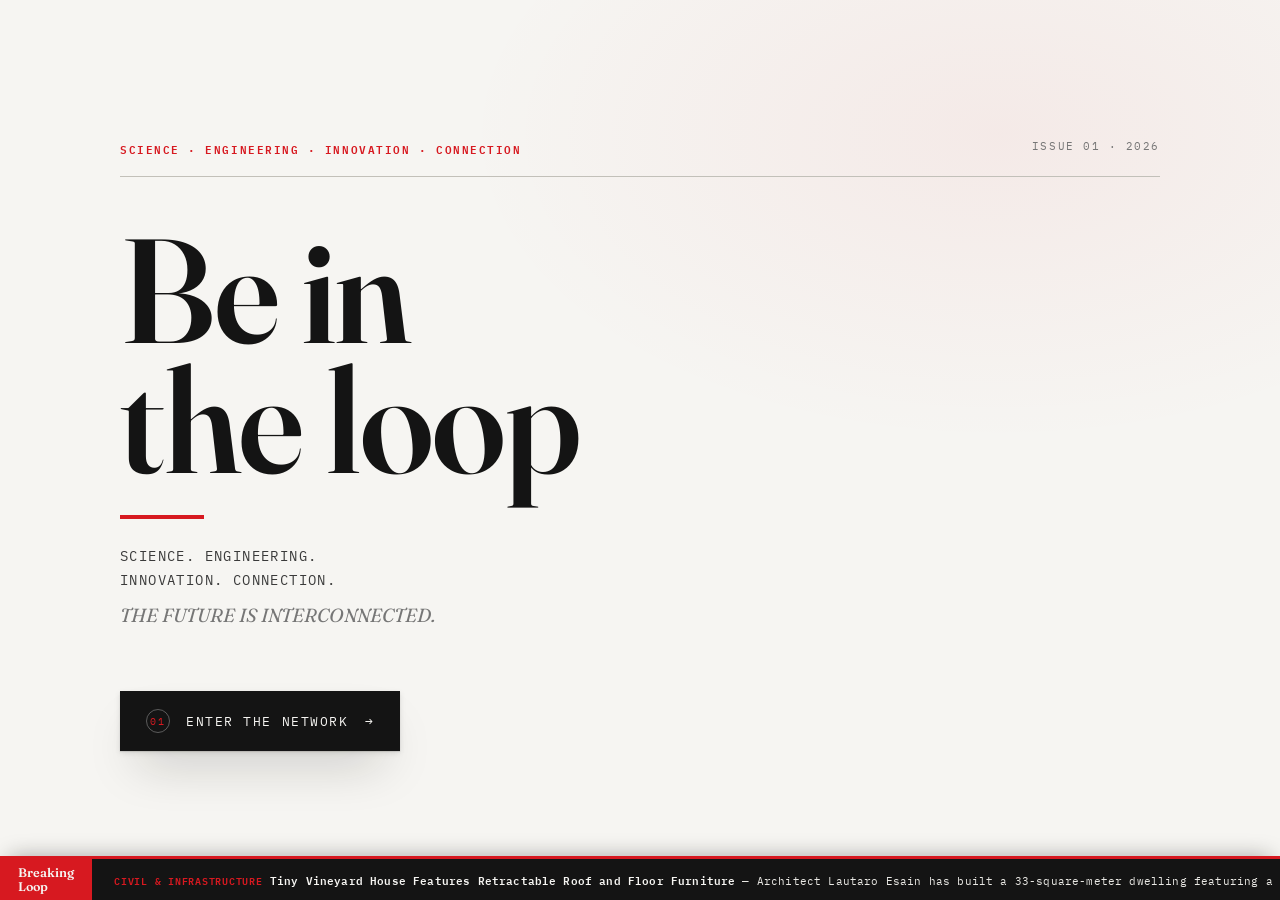
<file: docs/index.html>
<!DOCTYPE html>
<html lang="en">
<head>
<meta charset="UTF-8">
<meta name="viewport" content="width=device-width, initial-scale=1.0">
<title>Be in the loop</title>
<meta name="description" content="Be in the loop — Science, Engineering, Innovation, Connection.">
<link rel="preconnect" href="https://fonts.googleapis.com">
<link rel="preconnect" href="https://fonts.gstatic.com" crossorigin>
<link href="https://fonts.googleapis.com/css2?family=Fraunces:opsz,wght@9..144,400;9..144,500;9..144,600;9..144,700&family=Inter:wght@400;500;600;700&family=IBM+Plex+Mono:wght@500;600&display=swap" rel="stylesheet">
<link rel="stylesheet" href="style.css">
</head>
<body>

<main id="app">

  <!-- ================================================================ -->
  <!-- COVER                                                            -->
  <!-- ================================================================ -->
  <section id="cover" class="cover" aria-labelledby="main-title">
    <div class="cover-inner">

      <div class="cover-topline">
        <span>SCIENCE · ENGINEERING · INNOVATION · CONNECTION</span>
        <span id="cover-issue">ISSUE 01 · 2026</span>
      </div>

      <div class="cover-title-wrap">
        <h1 id="main-title">Be in<br>the loop</h1>
        <div class="cover-rule"></div>
        <p class="cover-subtitle">SCIENCE. ENGINEERING.<br>INNOVATION. CONNECTION.</p>
        <p class="cover-tagline">THE FUTURE IS INTERCONNECTED.</p>
      </div>

      <div class="cover-footer">
        <button id="open-btn" class="open-button" type="button">
          <span class="open-button-index">01</span>
          <span class="open-button-text">ENTER THE NETWORK</span>
          <span class="open-button-arrow">→</span>
        </button>
      </div>

    </div>
  </section>

  <!-- ================================================================ -->
  <!-- NETWORK EXPERIENCE                                               -->
  <!-- ================================================================ -->
  <section id="network-view" class="network-view" aria-label="Neural editorial network">

    <header class="network-header">
      <div class="network-brand">
        <span class="network-brand-kicker">BE IN THE LOOP</span>
        <span class="network-brand-status">NEURAL EDITORIAL NETWORK</span>
      </div>
      <div id="filters" class="filters" aria-label="Filter articles"></div>
      <div id="last-updated" class="last-updated"></div>
    </header>

    <div id="stage" class="stage">

      <aside class="engineering-column" aria-label="Archive">
        <div class="engineering-index">01</div>
        <div class="engineering-line"></div>
        <div class="engineering-label">ARCHIVE</div>
        <button id="archive-toggle" class="archive-toggle" type="button" aria-expanded="false" aria-controls="stage">
          <span class="archive-toggle-text">Learn from yesterday<br>to act today.</span>
          <span class="archive-toggle-arrow" aria-hidden="true">→</span>
        </button>
        <div class="engineering-meta">
          <span id="archive-status">VIEWING · TODAY</span>
        </div>
      </aside>

      <!-- ============================================================ -->
      <!-- NEURAL CORE — illustrazione fornita dall'utente               -->
      <!-- ============================================================ -->
      <section id="neural-core" class="neural-core" aria-label="Neural Core">
        <div class="core-kicker">THE NEURAL CORE</div>

        <div class="brain-wrap" id="brain-wrap">
          <div class="brain-glow"></div>
          <img class="brain-image" src="brain.png" alt="" aria-hidden="true">
        </div>

        <div class="connector-ring" id="connector-ring"></div>

        <div class="core-caption">
          <span class="core-caption-title">DISCOVERY</span>
          <span class="core-caption-text">DRIVING KNOWLEDGE FORWARD</span>
        </div>
      </section>

      <svg id="synapses" class="synapses" aria-hidden="true"></svg>
      <div id="neurons-layer" class="neurons-layer"></div>

      <div id="empty-state" class="empty-state" hidden>
        <span>N/A</span>
        <p>No papers available in the current time window.</p>
      </div>

    </div>

    <!-- ================================================================ -->
    <!-- STATS — al posto del vecchio footer: barra compatta che, arrivando  -->
    <!-- in fondo, si espande (GSAP ScrollTrigger) nel dettaglio completo.    -->
    <!-- ================================================================ -->
    <footer id="stats-section" class="stats-section" aria-label="Network statistics">
      <div id="stats-panel" class="stats-panel">
        <div id="stats-bg" class="stats-bg" aria-hidden="true"></div>

        <div id="stats-bar" class="stats-bar">
          <div class="stat-pill">
            <span class="stat-value" id="stat-articles" aria-live="off">0</span>
            <span class="stat-label">Articles<br>analyzed</span>
          </div>
          <div class="stat-pill">
            <span class="stat-value" id="stat-sources" aria-live="off">0</span>
            <span class="stat-label">Sources</span>
          </div>
          <div class="stat-pill">
            <span class="stat-value" id="stat-categories" aria-live="off">0</span>
            <span class="stat-label">Categories</span>
          </div>
          <div class="stats-criterion">
            <span class="stats-criterion-text">Ranked by<br><strong>BITL Score</strong></span>
            <button id="bitl-info-btn" class="info-btn" type="button" aria-haspopup="dialog" aria-label="How the BITL Score works">i</button>
          </div>
        </div>

        <div id="stats-window" class="stats-window">
          <div id="stats-track" class="hs-track">
            <section class="hs-slide hs-narrow" data-name="Funnel"></section>
            <section class="hs-slide hs-wide" data-name="Trend"></section>
            <section class="hs-slide hs-wide" data-name="Scores"></section>
            <section class="hs-slide hs-narrow" data-name="Weights"></section>
            <section class="hs-slide hs-mid" data-name="Categories"></section>
            <section class="hs-slide hs-mid" data-name="Sources"></section>
          </div>
        </div>

        <nav id="stats-nav" class="stats-nav" aria-label="Statistics sections">
          <span class="stats-nav-line" aria-hidden="true"><span id="stats-nav-fill" class="stats-nav-fill"></span></span>
          <ol id="stats-nav-list" class="stats-nav-list"></ol>
        </nav>
      </div>
    </footer>

  </section>

  <div id="detail-overlay" class="detail-overlay"></div>
  <aside id="detail-panel" class="detail-panel" aria-hidden="true">
    <div class="detail-panel-top">
      <span class="detail-panel-kicker" id="detail-panel-kicker">RESEARCH PAPER</span>
      <button id="detail-close" class="detail-close" type="button" aria-label="Close article">×</button>
    </div>
    <div id="detail-content" class="detail-content"></div>
  </aside>

  <!-- ================================================================ -->
  <!-- FLASH BAR — striscia notizie brevi in scorrimento continuo        -->
  <!-- ================================================================ -->
  <div id="flash-bar" class="flash-bar" hidden aria-label="Breaking Loop — flash news ticker">
    <div class="flash-bar-label">
      <span class="flash-bar-mark">Breaking<br>Loop</span>
    </div>
    <div class="flash-bar-track-wrap">
      <div id="flash-bar-track" class="flash-bar-track">
        <div id="flash-bar-content-a" class="flash-bar-content"></div>
        <div id="flash-bar-content-b" class="flash-bar-content" aria-hidden="true"></div>
      </div>
    </div>
  </div>

</main>

<script src="vendor/gsap.min.js" defer></script>
<script src="vendor/ScrollTrigger.min.js" defer></script>
<script src="script.js" defer></script>
</body>
</html>
</file>
<file: docs/style.css>
/* ========================================================================
   BE IN THE LOOP — Scientific Editorial Network
   ======================================================================== */

:root {
  --red: #d71920;
  --red-dark: #a5121a;
  --red-glow: rgba(215, 25, 32, .45);
  --red-soft: rgba(215, 25, 32, .08);
  --red-bright: #ff5a60; /* rosso più chiaro: leggibile su fondo inchiostro */

  --ink: #141414;
  --ink-soft: #3a3a3a;
  --ink-light: #767676;

  --paper: #f6f5f2;
  --paper-white: #ffffff;
  --paper-grey: #eae9e5;
  --line: #dcdbd6;
  --line-dark: #c2c0b9;

  --shadow-tight: 0 2px 6px rgba(20, 20, 15, .10), 0 1px 1px rgba(20, 20, 15, .12);
  --shadow-ambient: 0 26px 50px -18px rgba(20, 20, 15, .28);
  --shadow-card: var(--shadow-tight), var(--shadow-ambient);

  --font-display: "Fraunces", Georgia, serif;
  --font-sans: "Inter", Arial, Helvetica, sans-serif;
  --font-mono: "IBM Plex Mono", "Courier New", monospace;

  --core-w: 340px;
  --core-h: 235px;
}

/* ------------------------------------------------------------------ */
/* Reset & base                                                        */
/* ------------------------------------------------------------------ */

* { box-sizing: border-box; }

html, body {
  margin: 0;
  padding: 0;
  background: var(--paper);
  color: var(--ink);
  font-family: var(--font-sans);
  -webkit-font-smoothing: antialiased;
  text-rendering: optimizeLegibility;
}

button { font-family: inherit; }
:focus-visible { outline: 2px solid var(--red); outline-offset: 3px; }

#app {
  position: relative; overflow-x: hidden;
  min-height: 100vh;
  /* 100svh = altezza "piccola" stabile (con la UI del browser mobile al
     massimo, prima che scomparire la barra indirizzi la faccia crescere).
     Su desktop equivale a 100vh; sui mobile evita che il layout si
     ridimensioni DA SOLO durante lo scroll — causa del cervello che si
     "decentra": è posizionato via CSS (top:50% dell'altezza corrente),
     le card intorno via JS (pixel fissi al momento del render): se
     l'altezza cambia sotto ai piedi mentre lo scroll nasconde/mostra la
     barra indirizzi, il cervello si sposta e le card no. */
  min-height: 100svh;
}

/* ------------------------------------------------------------------ */
/* Cover                                                               */
/* ------------------------------------------------------------------ */

.cover {
  position: relative;
  min-height: 100vh;
  min-height: 100svh; /* vedi commento su #app */
  display: flex;
  align-items: center;
  padding: 40px clamp(24px, 6vw, 90px);
  background:
    radial-gradient(ellipse 60% 50% at 78% 15%, rgba(215,25,32,.05), transparent 70%),
    var(--paper);
  border-bottom: 10px solid var(--ink);
}
#app.opened .cover { display: none; }

.cover-inner { width: 100%; max-width: 1040px; margin: 0 auto; }

.cover-topline {
  display: flex;
  justify-content: space-between;
  padding-bottom: 18px;
  margin-bottom: 48px;
  border-bottom: 1px solid var(--line-dark);
  font-family: var(--font-mono);
  font-size: 11px;
  letter-spacing: .14em;
  color: var(--ink-light);
}
.cover-topline span:first-child { color: var(--red); font-weight: 600; }

.cover-title-wrap h1 {
  margin: 0;
  font-family: var(--font-display);
  font-weight: 600;
  font-size: clamp(64px, 12vw, 148px);
  line-height: .88;
  letter-spacing: -.01em;
  color: var(--ink);
}

.cover-rule { width: 84px; height: 4px; background: var(--red); margin: 30px 0 26px; }

.cover-subtitle {
  margin: 0 0 10px;
  font-family: var(--font-mono);
  font-size: 14px;
  letter-spacing: .1em;
  line-height: 1.7;
  color: var(--ink-soft);
}
.cover-tagline {
  margin: 0;
  font-family: var(--font-display);
  font-style: italic;
  font-size: 19px;
  color: var(--ink-light);
}

.cover-footer { margin-top: 64px; }

.open-button {
  display: inline-flex;
  align-items: center;
  gap: 16px;
  background: var(--ink);
  color: var(--paper);
  border: none;
  padding: 18px 26px;
  cursor: pointer;
  font-family: var(--font-mono);
  font-size: 13px;
  letter-spacing: .12em;
  transition: background .25s ease, transform .25s ease, box-shadow .25s ease;
  box-shadow: var(--shadow-card);
}
.open-button:hover { background: var(--red); transform: translateY(-2px); }
.open-button-index {
  color: var(--red);
  border: 1px solid rgba(255,255,255,.3);
  border-radius: 50%;
  width: 24px; height: 24px;
  display: flex; align-items: center; justify-content: center;
  font-size: 10px;
}
.open-button:hover .open-button-index { color: var(--paper); border-color: var(--paper); }
.open-button-arrow { transition: transform .25s ease; }
.open-button:hover .open-button-arrow { transform: translateX(5px); }

/* ------------------------------------------------------------------ */
/* Network view                                                        */
/* ------------------------------------------------------------------ */

.network-view { display: none; min-height: 100vh; min-height: 100svh; flex-direction: column; } /* vedi commento su #app */
#app.opened .network-view { display: flex; }

.network-header {
  position: sticky; top: 0; z-index: 40;
  display: flex; align-items: center; gap: 20px;
  padding: 18px clamp(20px, 4vw, 40px);
  background: rgba(246, 245, 242, .92);
  backdrop-filter: blur(8px);
  border-bottom: 1px solid var(--line-dark);
}
.network-brand { display: flex; flex-direction: column; line-height: 1.25; }
.network-brand-kicker { font-family: var(--font-display); font-weight: 600; font-size: 16px; }
.network-brand-status { font-family: var(--font-mono); font-size: 9px; letter-spacing: .12em; color: var(--red); }

.filters { display: flex; gap: 8px; flex-wrap: wrap; flex: 1; }
.chip {
  font-family: var(--font-mono); font-size: 10.5px; letter-spacing: .06em;
  color: var(--ink-soft); background: var(--paper-white);
  border: 1px solid var(--line-dark); border-radius: 999px;
  padding: 6px 13px; cursor: pointer; transition: all .2s ease;
}
.chip:hover { border-color: var(--red); color: var(--red); }
.chip.active { background: var(--ink); border-color: var(--ink); color: var(--paper); }

.last-updated { font-family: var(--font-mono); font-size: 10px; color: var(--ink-light); white-space: nowrap; }

/* ------------------------------------------------------------------ */
/* Stage                                                                */
/* ------------------------------------------------------------------ */

.stage {
  position: relative; flex: 1; overflow: visible; isolation: isolate;
  min-height: max(calc(100vh - 66px), 1080px);
  min-height: max(calc(100svh - 66px), 1080px); /* vedi commento su #app */
}

.engineering-column {
  position: absolute; z-index: 20; top: 8%; left: 32px; width: 180px;
  padding: 20px 20px 24px; border-left: 2px solid var(--red);
  background: rgba(255,255,255,.72); backdrop-filter: blur(2px);
}
.engineering-index { color: var(--red); font-family: var(--font-mono); font-size: 10px; letter-spacing: .12em; }
.engineering-line { width: 34px; height: 1px; margin: 14px 0; background: var(--red); }
.engineering-label { color: var(--red); font-family: var(--font-mono); font-size: 9px; font-weight: 700; letter-spacing: .12em; }
.engineering-column h2 { margin: 18px 0 6px; font-family: var(--font-display); font-size: 28px; line-height: .95; font-weight: 600; }
.engineering-column p { margin: 0; color: var(--ink-light); font-family: var(--font-display); font-size: 18px; line-height: 1.1; font-style: italic; }
.engineering-meta { display: flex; flex-direction: column; gap: 4px; margin-top: 25px; color: var(--ink-light); font-family: var(--font-mono); font-size: 8px; letter-spacing: .1em; }

.archive-toggle {
  display: flex; align-items: flex-end; justify-content: space-between; gap: 10px;
  width: 100%; margin: 18px 0 0; padding: 0; border: none; background: none;
  cursor: pointer; text-align: left; font-family: inherit; color: inherit;
}
.archive-toggle-text {
  font-family: var(--font-display); font-weight: 600; font-size: 21px; line-height: 1.15;
  color: var(--ink); transition: color .2s ease;
}
.archive-toggle:hover .archive-toggle-text { color: var(--red); }
.archive-toggle-arrow {
  flex-shrink: 0; display: flex; align-items: center; justify-content: center;
  width: 26px; height: 26px; border-radius: 50%; border: 1px solid var(--line-dark);
  color: var(--red); font-size: 13px; transform: rotate(90deg);
  transition: transform .3s cubic-bezier(.2,.8,.2,1), background .2s ease, color .2s ease, border-color .2s ease;
}
.archive-toggle:hover .archive-toggle-arrow { background: var(--red); border-color: var(--red); color: var(--paper); }
.archive-toggle.active .archive-toggle-arrow { transform: rotate(-90deg); background: var(--ink); border-color: var(--ink); color: var(--paper); }
#archive-status { color: var(--red); font-weight: 700; }

/* ------------------------------------------------------------------ */
/* Neural core — scena 3D                                              */
/* ------------------------------------------------------------------ */

.neural-core {
  position: absolute; z-index: 10; left: 55%; top: 50%;
  transform: translate(-50%, -50%);
  pointer-events: none;
  display: flex; flex-direction: column; align-items: center; gap: 10px;
}
.core-kicker {
  color: var(--red); font-family: var(--font-mono); font-size: 9px; font-weight: 700;
  letter-spacing: .16em; white-space: nowrap;
}

.brain-wrap {
  position: relative;
  width: 260px; height: 215px;
  display: flex; align-items: center; justify-content: center;
  flex-shrink: 0;
}
.brain-glow {
  position: absolute; inset: -18%;
  background: radial-gradient(circle at 48% 45%, var(--red-glow), transparent 62%);
  filter: blur(18px);
  animation: glow-pulse 5.5s ease-in-out infinite;
}
@keyframes glow-pulse {
  0%, 100% { opacity: .45; transform: scale(1); }
  50% { opacity: .75; transform: scale(1.05); }
}
.brain-image {
  position: relative; z-index: 2;
  width: 100%; height: 100%; object-fit: contain;
  filter: drop-shadow(0 10px 18px rgba(20,20,15,.18));
  animation: brain-breathe 6s ease-in-out infinite;
}
@keyframes brain-breathe {
  0%, 100% { transform: scale(1); }
  50% { transform: scale(1.018); }
}

.connector-ring {
  position: absolute; left: 55%; top: 50%; transform: translate(-50%, -50%);
  border: 1px dashed rgba(215, 25, 32, .3);
  border-radius: 50%;
  pointer-events: none;
  z-index: 3;
}

.core-caption {
  display: flex; flex-direction: column; align-items: center; gap: 3px;
}
.core-caption-title { font-family: var(--font-display); font-weight: 600; font-size: 15px; letter-spacing: .04em; }
.core-caption-text { font-family: var(--font-mono); font-size: 8.5px; letter-spacing: .14em; color: var(--red); }

/* ------------------------------------------------------------------ */
/* Synapses + neurons layer                                            */
/* ------------------------------------------------------------------ */

.synapses { position: absolute; inset: 0; z-index: 4; pointer-events: none; }
.synapse-line {
  fill: none; stroke: rgba(215,25,32,.45); stroke-width: 1.2;
  stroke-dasharray: 4 6; opacity: 0;
  transition: opacity .4s ease;
}
.synapse-line.live { opacity: .55; }
.ring-dot {
  fill: var(--red);
  opacity: 0;
  transition: opacity .4s ease;
}
.ring-dot.live { opacity: 1; }

.spark {
  position: absolute; left: 0; top: 0;
  width: 10px; height: 10px; border-radius: 50%;
  background: var(--red); box-shadow: 0 0 14px var(--red-glow), 0 0 3px #fff;
  pointer-events: none; z-index: 7;
  animation: spark-travel var(--travel, .6s) cubic-bezier(.2,.7,.3,1) forwards,
             spark-fade .18s ease-in forwards;
  animation-delay: var(--delay, 0s), calc(var(--delay, 0s) + var(--travel, .6s) - .05s);
}
@keyframes spark-travel {
  0%   { transform: translate(calc(-50% + var(--dx)), calc(-50% + var(--dy))) scale(.6); }
  70%  { transform: translate(-50%, -50%) scale(1.4); }
  100% { transform: translate(-50%, -50%) scale(1); }
}
@keyframes spark-fade { to { opacity: 0; } }

.neurons-layer { position: absolute; inset: 0; z-index: 6; }

.neuron {
  position: absolute; width: 150px;
  transform: translate(-50%, -50%) scale(.8);
  opacity: 0;
  pointer-events: auto;
  cursor: pointer;
  background: var(--paper-white);
  border: 1px solid var(--line-dark);
  box-shadow: var(--shadow-card);
  animation: card-bloom .45s cubic-bezier(.2,.8,.2,1) forwards;
  animation-delay: var(--delay, 0s);
  transition: transform .3s cubic-bezier(.2,.8,.2,1), box-shadow .3s ease, opacity .3s ease;
  transform-origin: center center;
}
@keyframes card-bloom {
  0%   { opacity: 0; transform: translate(-50%, -50%) scale(.75); }
  100% { opacity: 1; transform: translate(-50%, -50%) scale(1); }
}
.neuron:hover, .neuron:focus-visible {
  transform: translate(-50%, -50%) scale(1.55);
  box-shadow: 0 40px 70px -18px rgba(20,20,15,.4), var(--shadow-tight);
  outline: none; z-index: 30;
}
.neuron.selected { border-color: var(--red); box-shadow: 0 0 0 2px var(--red-soft), var(--shadow-card); }
.neuron.dimmed { opacity: .12 !important; pointer-events: none; }
.neurons-layer.hovering .neuron:not(:hover) { opacity: .35; }

/* Nodo compatto (telefono): stesso cerchio/cervello del desktop, card
   ridotte a un tondo con miniatura — niente testo, illeggibile a queste
   dimensioni. Il tap apre lo stesso pannello di dettaglio del desktop. */
.neuron.neuron-compact {
  background: none; border: none; box-shadow: none;
}
/* Dimensione e scale in hover sono fissati nella media query telefono più
   sotto (l'unico contesto in cui esiste un nodo "compact") — devono
   combaciare con cardW/cardH passati a computeCirclePositions in script.js. */
/* Il cerchio si ritaglia sull'immagine stessa (non sul contenitore): così i
   badge indice/punteggio, posizionati leggermente fuori dal bordo, restano
   visibili invece di essere tagliati da un overflow:hidden sul genitore. */
.neuron-thumb-img {
  width: 100%; height: 100%; object-fit: cover; display: block; border-radius: 50%;
  border: 2px solid var(--paper-white); box-shadow: var(--shadow-card);
  filter: grayscale(100%) contrast(1.05);
}
.neuron-thumb-na {
  display: flex; align-items: center; justify-content: center;
  width: 100%; height: 100%; border-radius: 50%;
  border: 2px solid var(--paper-white); box-shadow: var(--shadow-card);
  background: var(--red); color: var(--paper-white);
  font-family: var(--font-display); font-weight: 600; font-size: 13px;
}
.neuron-compact-index {
  position: absolute; top: -3px; left: -3px; z-index: 2;
  min-width: 16px; padding: 1px 4px; border-radius: 999px;
  background: var(--ink); color: var(--paper);
  font-family: var(--font-mono); font-size: 8px; font-weight: 600; text-align: center;
  box-shadow: 0 1px 3px rgba(20,20,15,.3);
}
.neuron-compact-score { position: absolute; bottom: -4px; right: -4px; z-index: 2; filter: drop-shadow(0 1px 3px rgba(20,20,15,.35)); }

.paper-header { display: flex; justify-content: space-between; align-items: center; padding: 6px 9px; border-bottom: 1px solid var(--line); font-family: var(--font-mono); font-size: 6.5px; letter-spacing: .08em; color: var(--ink-light); }
.paper-number { color: var(--red); font-weight: 700; }
.paper-image-wrap { position: relative; }
.paper-image { width: 100%; height: 72px; object-fit: cover; display: block; border-bottom: 1px solid var(--line); background: var(--paper-grey); filter: grayscale(100%) contrast(1.05) blur(.3px); }
.score-badge-wrap { position: absolute; top: 6px; right: 6px; filter: drop-shadow(0 2px 4px rgba(20,20,15,.35)); }
.score-badge-wrap-lg { top: 12px; right: 12px; }
.score-badge text { user-select: none; }
.paper-image-na {
  display: flex; align-items: center; justify-content: center;
  background: var(--red); color: var(--paper-white);
  font-family: var(--font-display); font-weight: 600; font-size: 12px;
  line-height: 1.15; text-align: center; letter-spacing: .01em;
  filter: none;
}
.paper-image-na .mark-main { display: block; }
.paper-body { padding: 9px 10px 10px; }
.paper-category { font-family: var(--font-mono); font-size: 7.5px; letter-spacing: .08em; color: var(--red); margin-bottom: 5px; }
.paper-title { margin: 0 0 5px; font-family: var(--font-display); font-weight: 600; font-size: 12.5px; line-height: 1.2; }
.paper-abstract { margin: 0 0 8px; font-size: 9.5px; line-height: 1.4; color: var(--ink-soft); display: -webkit-box; -webkit-line-clamp: 2; -webkit-box-orient: vertical; overflow: hidden; }
.paper-meta { display: flex; justify-content: space-between; font-family: var(--font-mono); font-size: 7px; letter-spacing: .02em; color: var(--ink-light); padding-top: 7px; border-top: 1px solid var(--line); }

.empty-state {
  position: absolute; left: 50%; top: 82%; transform: translate(-50%, 0);
  z-index: 6; text-align: center; max-width: 320px;
  font-family: var(--font-mono); font-size: 11px; letter-spacing: .04em; color: var(--ink-light);
}
.empty-state span { display: block; font-family: var(--font-display); font-size: 26px; color: var(--red); margin-bottom: 6px; }


/* ------------------------------------------------------------------ */
/* Stats — al posto del footer: barra compatta che si espande in fondo  */
/* ------------------------------------------------------------------ */

.stats-section {
  box-sizing: border-box; min-height: 100vh; min-height: 100svh;
  display: flex; align-items: center;
  padding: 56px clamp(14px, 4vw, 40px) 52px;
}

.stats-panel { position: relative; width: 100%; max-width: 1120px; margin: 0 auto; padding-bottom: 6px; }

/* Sfondo del pannello. Stato "a riposo" (senza JS/GSAP o con reduced-motion)
   = pannello pieno. Con GSAP parte come una pillola alta quanto la sola barra
   e si espande con lo scroll: vedi initStatsSection() in script.js. */
.stats-bg {
  position: absolute; top: 0; left: 0; right: 0; height: 100%;
  background: var(--ink);
  border-radius: 28px;
  box-shadow: var(--shadow-card);
}

.stats-bar {
  position: relative; z-index: 1;
  display: flex; flex-wrap: wrap; align-items: center; gap: 12px;
  padding: 14px 22px;
}

.stat-pill {
  display: flex; align-items: center; gap: 10px;
  background: var(--paper-white);
  border-radius: 999px;
  padding: 6px 18px 6px 6px;
}
.stat-value {
  display: flex; align-items: center; justify-content: center;
  min-width: 38px; height: 34px; padding: 0 12px;
  border-radius: 999px; background: var(--red-soft);
  font-family: var(--font-mono); font-weight: 600; font-size: 15px;
  color: var(--red);
  font-variant-numeric: tabular-nums;
}
.stat-label {
  font-family: var(--font-mono); font-size: 8.5px; font-weight: 600;
  letter-spacing: .09em; line-height: 1.25; text-transform: uppercase;
  color: var(--ink-soft);
}

/* Odometro: ogni cifra è una colonna con 0-9 (ripetuti) che scorre in verticale
   come il rullo di una slot machine. Le colonne sono aria-hidden: il valore
   vero è nell'aria-label di .stat-value. */
.odo { display: inline-flex; height: 1.25em; line-height: 1.25em; overflow: hidden; }
.odo-col { display: block; height: 1.25em; overflow: hidden; }
.odo-track { display: flex; flex-direction: column; will-change: transform; }
.odo-track > span, .odo-static { display: block; height: 1.25em; text-align: center; }

.stats-criterion { display: flex; align-items: center; gap: 10px; margin-left: auto; padding-right: 4px; }
.stats-criterion-text {
  font-family: var(--font-mono); font-size: 9.5px; font-weight: 600;
  letter-spacing: .08em; line-height: 1.3; text-transform: uppercase;
  color: var(--paper-grey);
}
.stats-criterion-text strong { color: var(--red-bright); }

.info-btn {
  flex-shrink: 0; width: 22px; height: 22px; padding: 0; border-radius: 50%;
  border: 1px solid var(--red-bright); background: none; color: var(--red-bright);
  font-family: var(--font-display); font-style: italic; font-weight: 600; font-size: 12px; line-height: 1;
  cursor: pointer; transition: background .2s ease, color .2s ease;
}
.info-btn:hover, .info-btn:focus-visible { background: var(--red-bright); color: var(--ink); }
.stats-panel .info-btn:focus-visible { outline-color: var(--paper); }

/* --- Finestra a scorrimento orizzontale: lo scroll verticale della pagina
   muove il binario (GSAP ScrollTrigger, sezione "pinnata"). Senza GSAP o con
   reduced-motion diventa un normale scroll orizzontale con snap. --- */
.stats-window {
  --stats-window-h: clamp(300px, 44vh, 390px);
  position: relative; z-index: 1;
  height: var(--stats-window-h);
  overflow-x: auto; overflow-y: hidden;
  scroll-snap-type: x proximity;
  scrollbar-width: thin; scrollbar-color: rgba(255, 255, 255, .25) transparent;
  color: var(--paper);
}
@supports (height: 100svh) { .stats-window { --stats-window-h: clamp(300px, 44svh, 390px); } }
.stats-section.is-scrubbed .stats-window { overflow: hidden; scroll-snap-type: none; }
.stats-section.is-scrubbed .stats-window,
.stats-section.is-scrubbed .stats-nav { opacity: 0; }

.hs-track { display: flex; height: 100%; width: max-content; padding-left: 22px; will-change: transform; }
.hs-slide {
  flex: 0 0 auto; height: 100%; box-sizing: border-box;
  display: flex; flex-direction: column; gap: 10px;
  padding: 4px 30px 10px 8px; margin-right: 22px;
  border-right: 1px solid rgba(255, 255, 255, .1);
  scroll-snap-align: start;
}
.hs-slide:last-child { margin-right: 0; border-right: 0; padding-right: 30px; }
.hs-narrow { width: min(340px, 80vw); }
.hs-mid { width: min(560px, 86vw); }
.hs-wide { width: min(880px, 90vw); }
.stats-section.is-scrubbed .hs-slide:not(.is-in) > * { opacity: 0; }

.hs-kicker {
  display: flex; align-items: baseline; gap: 10px; margin: 0;
  font-family: var(--font-mono); font-size: 10px; font-weight: 600;
  letter-spacing: .12em; text-transform: uppercase; color: var(--red-bright);
}
.hs-kicker i { font-style: normal; color: rgba(246, 245, 242, .4); font-weight: 500; letter-spacing: .08em; }
.hs-title { margin: 0; font-family: var(--font-display); font-weight: 500; font-size: 19px; line-height: 1.28; }
.hs-title strong { color: var(--red-bright); font-weight: 600; }
.hs-body { flex: 1; min-height: 0; display: flex; flex-direction: column; gap: 10px; }
.hs-note { margin: 0; font-size: 11px; line-height: 1.5; color: rgba(246, 245, 242, .6); }
.hs-formula { font-family: var(--font-mono); font-size: 11px; color: rgba(246, 245, 242, .62); letter-spacing: .02em; }
.hs-formula b { color: var(--paper); font-weight: 600; }

.stats-rows { list-style: none; margin: 0; padding: 0; display: flex; flex-direction: column; gap: 9px; }
.stats-rows.cols { display: grid; grid-template-columns: repeat(2, minmax(0, 1fr)); column-gap: 26px; row-gap: 9px; align-content: start; }
.stats-row { display: grid; grid-template-columns: 1fr auto; column-gap: 12px; row-gap: 4px; align-items: baseline; }
.stats-row-label { font-size: 11.5px; color: var(--paper-grey); }
.stats-row-value { font-family: var(--font-mono); font-size: 10.5px; font-weight: 600; color: var(--paper); }
.stats-track { grid-column: 1 / -1; height: 4px; border-radius: 999px; background: rgba(255, 255, 255, .1); overflow: hidden; }
.stats-fill { display: block; height: 100%; width: 0; border-radius: 999px; background: var(--red); }
.stats-row.is-zero .stats-row-label, .stats-row.is-zero .stats-row-value { opacity: .42; }

.stats-score { display: flex; gap: 28px; }
.stats-score-item { display: flex; flex-direction: column; gap: 2px; }
.stats-score-num { font-family: var(--font-display); font-weight: 600; font-size: 40px; line-height: 1; color: var(--paper); font-variant-numeric: tabular-nums; }
.stats-score-cap { font-family: var(--font-mono); font-size: 9px; letter-spacing: .1em; text-transform: uppercase; color: rgba(246, 245, 242, .55); }

.stats-chips { list-style: none; margin: 0; padding: 0; display: flex; flex-wrap: wrap; gap: 5px; align-content: flex-start; }
.stats-chip {
  display: inline-flex; align-items: center; gap: 5px;
  font-family: var(--font-mono); font-size: 9.5px; color: rgba(246, 245, 242, .58);
  border: 1px solid rgba(255, 255, 255, .14); border-radius: 999px; padding: 3px 9px;
}
.stats-chip.is-active { color: var(--paper); border-color: rgba(255, 90, 96, .7); background: rgba(215, 25, 32, .16); }
.stats-chip b { font-weight: 600; color: var(--red-bright); }

/* Grafici (SVG generati in script.js) */
.chart-readout {
  display: flex; align-items: baseline; gap: 14px; flex-wrap: nowrap; min-height: 15px;
  font-family: var(--font-mono); font-size: 10.5px; color: rgba(246, 245, 242, .7); white-space: nowrap; overflow: hidden;
}
.chart-readout b { color: var(--paper); font-weight: 600; }
.chart-readout em { font-style: normal; color: var(--red-bright); font-weight: 600; }
.chart-readout .ro-title { overflow: hidden; text-overflow: ellipsis; min-width: 0; }
.chart-box { position: relative; flex: 1; min-height: 0; touch-action: pan-y; }
.chart-box svg { display: block; width: 100%; height: 100%; overflow: visible; }
.chart-box text { font-family: var(--font-mono); font-size: 9px; fill: rgba(246, 245, 242, .52); }
.chart-box .c-cap { font-size: 8.5px; letter-spacing: .1em; fill: rgba(246, 245, 242, .7); text-transform: uppercase; }
.chart-box .c-grid { stroke: rgba(255, 255, 255, .09); stroke-width: 1; stroke-dasharray: 2 4; }
.chart-box .c-axis { stroke: rgba(255, 255, 255, .28); stroke-width: 1; }
.chart-box .c-line { fill: none; stroke: var(--red-bright); stroke-width: 2; stroke-linejoin: round; stroke-linecap: round; }
.chart-box .c-area { fill: url(#gArea); stroke: none; }
.chart-box .c-dot { fill: var(--ink); stroke: var(--red-bright); stroke-width: 1.6; }
.chart-box .c-dot.end { fill: var(--red-bright); }
.chart-box .c-xhair { stroke: rgba(246, 245, 242, .5); stroke-width: 1; stroke-dasharray: 3 3; opacity: 0; }
.chart-box .c-mean { stroke: var(--paper); stroke-width: 1; stroke-dasharray: 5 4; opacity: .8; }
.chart-box .c-end-label { fill: var(--paper); font-weight: 600; font-size: 10px; }
.chart-box .c-empty { fill: rgba(246, 245, 242, .6); font-size: 10.5px; }
.chart-box .c-bar { fill: rgba(246, 245, 242, .3); }
.chart-box .c-bar.is-today { fill: var(--red); }
.chart-box .c-bar.is-on { fill: var(--red-bright); }
.chart-box .c-hit { fill: transparent; }
.chart-legend { display: flex; gap: 14px; font-family: var(--font-mono); font-size: 9px; letter-spacing: .08em; text-transform: uppercase; color: rgba(246, 245, 242, .6); }
.chart-legend span::before { content: ""; display: inline-block; width: 8px; height: 8px; margin-right: 6px; border-radius: 2px; background: rgba(246, 245, 242, .3); }
.chart-legend .lg-today::before { background: var(--red); }
.chart-legend .lg-mean::before { height: 0; border-top: 1px dashed var(--paper); border-radius: 0; background: none; width: 12px; vertical-align: middle; }

/* Navigazione: barra di avanzamento + sezioni */
.stats-nav { position: relative; z-index: 1; padding: 2px 22px 16px; }
.stats-nav-line { display: block; height: 2px; background: rgba(255, 255, 255, .14); border-radius: 2px; overflow: hidden; }
.stats-nav-fill { display: block; height: 100%; width: 100%; background: var(--red-bright); transform-origin: 0 50%; transform: scaleX(0); }
.stats-nav-list { list-style: none; margin: 8px 0 0; padding: 0; display: flex; justify-content: space-between; gap: 6px; overflow-x: auto; scrollbar-width: none; }
.stats-nav-list::-webkit-scrollbar { display: none; }
.stats-nav-btn {
  display: block; padding: 3px 0; background: none; border: 0; cursor: pointer; white-space: nowrap;
  font-family: var(--font-mono); font-size: 9px; font-weight: 600; letter-spacing: .1em; text-transform: uppercase;
  color: rgba(246, 245, 242, .45); transition: color .2s ease;
}
.stats-nav-btn:hover, .stats-nav-btn:focus-visible { color: var(--paper); }
.stats-nav-btn.is-active { color: var(--red-bright); }

/* ------------------------------------------------------------------ */
/* Detail panel                                                        */
/* ------------------------------------------------------------------ */

.detail-overlay { position: fixed; inset: 0; background: rgba(20,20,15,.42); backdrop-filter: blur(2px); opacity: 0; pointer-events: none; transition: opacity .3s ease; z-index: 49; }
.detail-overlay.visible { opacity: 1; pointer-events: auto; }

.detail-panel {
  position: fixed; top: 0; right: 0; height: 100%; width: min(480px, 100%);
  background: var(--paper-white); border-left: 1px solid var(--line-dark);
  z-index: 50; overflow-y: auto; transform: translateX(100%);
  transition: transform .4s cubic-bezier(.16,1,.3,1);
}
.detail-panel.visible { transform: translateX(0); }
.detail-panel-top { position: sticky; top: 0; display: flex; justify-content: space-between; align-items: center; padding: 16px 22px; background: var(--paper-white); border-bottom: 1px solid var(--line); z-index: 2; }
.detail-panel-kicker { font-family: var(--font-mono); font-size: 10px; letter-spacing: .14em; color: var(--red); }
.detail-close { width: 32px; height: 32px; border-radius: 50%; border: 1px solid var(--line-dark); background: none; font-size: 16px; cursor: pointer; }
.detail-close:hover { background: var(--ink); color: var(--paper); border-color: var(--ink); }
.detail-content { padding: 8px 26px 60px; }

.d-image-wrap { position: relative; margin-bottom: 18px; }
.d-image { width: 100%; height: 190px; object-fit: cover; margin-bottom: 0; filter: grayscale(100%); border: 1px solid var(--line); }
.paper-image-na.d-image, .d-image.paper-image-na {
  display: flex; align-items: center; justify-content: center;
  background: var(--red); color: var(--paper-white);
  font-family: var(--font-display); font-weight: 600; font-size: 18px; letter-spacing: .01em;
}
.d-meta { display: flex; align-items: center; gap: 10px; flex-wrap: wrap; font-family: var(--font-mono); font-size: 10.5px; color: var(--ink-light); margin-bottom: 20px; }
.d-badge { color: var(--paper); background: var(--red); border-radius: 999px; padding: 3px 10px; font-weight: 600; }
.d-title { font-family: var(--font-display); font-weight: 600; font-size: 27px; line-height: 1.2; letter-spacing: -.005em; margin: 4px 0 18px; padding-top: 14px; border-top: 2px solid var(--red); }
.d-background { margin: 0 0 22px; padding: 12px 14px 14px; background: var(--paper); border-left: 2px solid var(--red); }
.d-background-label { display: block; margin-bottom: 6px; font-family: var(--font-mono); font-size: 9.5px; font-weight: 600; letter-spacing: .12em; color: var(--red); }
.d-bluf { margin: 0; font-family: var(--font-display); font-style: italic; font-weight: 500; font-size: 16px; line-height: 1.45; color: var(--ink-soft); }
.d-intro-text { font-size: 14px; line-height: 1.65; color: var(--ink-soft); margin: 0 0 26px; }
.d-results { display: grid; grid-template-columns: repeat(auto-fit, minmax(120px, 1fr)); gap: 10px; margin-bottom: 28px; }
.d-results:empty { display: none; margin-bottom: 0; }
.d-result-card { background: var(--paper); border: 1px solid var(--line); padding: 12px 10px; }
.d-result-headline { font-size: 10.5px; color: var(--ink-soft); margin-bottom: 7px; line-height: 1.3; }
.d-result-number { font-family: var(--font-mono); font-weight: 600; font-size: 16px; color: var(--red); display: block; margin-bottom: 6px; }
.d-result-detail { font-size: 10.5px; color: var(--ink-light); line-height: 1.4; }
.d-conclusion { font-size: 13.5px; line-height: 1.6; color: var(--ink-soft); margin-bottom: 24px; }
.d-actions { margin-bottom: 18px; }
.d-source-link { display: block; text-align: center; background: var(--ink); color: var(--paper); font-family: var(--font-mono); font-size: 12px; letter-spacing: .06em; text-decoration: none; padding: 13px 14px; transition: background .2s ease; }
.d-source-link:hover { background: var(--red); }
.d-attribution { font-size: 10px; color: var(--ink-light); line-height: 1.5; }

/* ------------------------------------------------------------------ */
/* Pannello "BITL Score" — riusa #detail-panel/#detail-overlay          */
/* ------------------------------------------------------------------ */

.bitl-info-lead { font-family: var(--font-display); font-weight: 500; font-size: 19px; line-height: 1.4; margin: 4px 0 16px; }
.bitl-info-lead strong { color: var(--red); }
.bitl-info-text { font-size: 14px; line-height: 1.65; color: var(--ink-soft); margin: 0 0 22px; }
.bitl-info-heading {
  margin: 0 0 10px; padding-top: 16px; border-top: 1px solid var(--line);
  font-family: var(--font-mono); font-size: 10px; font-weight: 600;
  letter-spacing: .1em; color: var(--red); text-transform: uppercase;
}
.bitl-weights { list-style: none; margin: 0 0 22px; padding: 0; display: flex; flex-direction: column; gap: 6px; }
.bitl-weights li {
  display: flex; justify-content: space-between; gap: 10px;
  font-size: 12.5px; color: var(--ink-soft); padding-bottom: 6px; border-bottom: 1px solid var(--line);
}
.bitl-weights span:last-child { font-family: var(--font-mono); font-weight: 600; color: var(--red); flex-shrink: 0; }
.bitl-source-list {
  list-style: none; margin: 0 0 22px; padding: 0;
  display: flex; flex-wrap: wrap; gap: 6px;
}
.bitl-source-list li {
  font-family: var(--font-mono); font-size: 10.5px; color: var(--ink-soft);
  background: var(--paper); border: 1px solid var(--line); border-radius: 999px;
  padding: 5px 11px;
}

/* ------------------------------------------------------------------ */
/* Flash bar — "Breaking Loop" ticker                                  */
/* ------------------------------------------------------------------ */

#app.has-flash-bar .network-view { padding-bottom: 46px; }

.flash-bar {
  position: fixed; left: 0; right: 0; bottom: 0; z-index: 45;
  display: flex; align-items: stretch;
  height: 44px;
  background: var(--ink);
  border-top: 3px solid var(--red);
  box-shadow: 0 -8px 22px -10px rgba(20, 20, 15, .4);
}
.flash-bar[hidden] { display: none; }

.flash-bar-label {
  flex: 0 0 auto;
  display: flex; align-items: center; justify-content: center;
  padding: 0 18px;
  background: var(--red);
}
.flash-bar-mark {
  font-family: var(--font-display);
  font-weight: 600;
  font-size: 12.5px;
  line-height: 1.05;
  letter-spacing: -.005em;
  color: var(--paper);
  white-space: nowrap;
  text-align: left;
}

.flash-bar-track-wrap { position: relative; flex: 1; overflow: hidden; }
.flash-bar-track {
  position: absolute; top: 0; left: 0; height: 100%;
  display: flex; align-items: center;
  white-space: nowrap;
  will-change: transform;
  animation: flash-scroll var(--flash-duration, 60s) linear infinite;
}
.flash-bar-track-wrap:hover .flash-bar-track { animation-play-state: paused; }
.flash-bar-track.no-scroll { position: static; animation: none; }
.flash-bar-track-wrap.manual-scroll { overflow-x: auto; }

@keyframes flash-scroll {
  from { transform: translateX(0); }
  to   { transform: translateX(-50%); }
}

.flash-bar-content { display: flex; align-items: center; }

.flash-item {
  display: inline-flex; align-items: baseline; gap: 7px;
  font-family: var(--font-mono); font-size: 11px; letter-spacing: .015em;
  text-decoration: none; white-space: nowrap;
  padding: 0 22px; border-right: 1px solid rgba(246, 245, 242, .16);
}
.flash-item-cat { color: var(--red); font-weight: 600; letter-spacing: .08em; font-size: 9.5px; }
.flash-item-title { color: var(--paper); font-weight: 600; transition: color .15s ease; }
.flash-item-summary { color: var(--paper-grey); }
.flash-item:hover .flash-item-title { color: var(--red); }
.flash-item:focus-visible { outline-color: var(--paper); }

/* ------------------------------------------------------------------ */
/* Responsive — desktop / tablet (iPad) / telefono                     */
/* ------------------------------------------------------------------ */

/* Tablet e iPad (portrait ~768-834px, landscape ~1024-1194px): layout
   spaziale mantenuto ma più compatto, colonna "engineering" nascosta per
   guadagnare spazio, margini del layout ridotti di conseguenza (vedi JS). */
@media (max-width: 1080px) {
  .engineering-column { display: none; }
  .neural-core { left: 55%; top: 50%; }
  .brain-wrap { width: 180px; height: 148px; }
  .connector-ring { left: 55%; top: 50%; }
  .core-caption-text { display: none; }
}

@media (max-width: 860px) {
  .neural-core { left: 50%; }
  .connector-ring { left: 50%; }
  .network-header { padding: 14px 18px; }
}

/* Telefono: STESSO layout circolare del desktop (cervello al centro, card
   attorno) — solo più compatto. Il tap su un nodo apre lo stesso pannello di
   dettaglio del desktop, invariato. Vedi computeCirclePositions/
   createPaperCard in script.js per la logica "compact" lato JS. */
@media (max-width: 640px) {
  .stats-section { padding-top: 40px; }
  .stats-bar { padding: 12px 14px; gap: 8px; }
  .stat-pill { flex: 1 1 0; flex-direction: column; justify-content: center; gap: 4px; min-width: 0; padding: 7px 6px 8px; text-align: center; }
  .stat-value { min-width: 44px; height: 26px; padding: 0 10px; font-size: 13px; }
  .stat-label { font-size: 7px; letter-spacing: .07em; }
  .stats-criterion { margin-left: 0; width: 100%; padding: 2px 6px; }
  .stats-criterion-text { font-size: 9px; }
  .hs-track { padding-left: 14px; }
  .stats-nav { padding: 2px 14px 14px; }
  .hs-title { font-size: 17px; }
  .stats-score-num { font-size: 34px; }

  /* Header compatto: marchio + data su due righe, filtri in UNA riga
     scorrevole in orizzontale (prima si impilavano in colonna e l'header
     occupava quasi metà schermo, spingendo la rete sotto la piega). */
  .network-header { flex-wrap: wrap; row-gap: 6px; padding: 12px 14px 8px; }
  .network-brand { flex: 1 1 100%; }
  .last-updated { order: 2; width: 100%; font-size: 9px; white-space: normal; }
  .filters {
    order: 3; flex: 1 1 100%; flex-wrap: nowrap; overflow-x: auto;
    margin: 2px -14px 0; padding: 2px 14px 4px;
    scrollbar-width: none; -webkit-overflow-scrolling: touch;
  }
  .filters::-webkit-scrollbar { display: none; }
  .chip { flex: 0 0 auto; white-space: nowrap; }
  .neural-core { left: 50%; }
  .connector-ring { left: 50%; }
  .brain-wrap { width: 130px; height: 108px; }
  .core-caption { display: none; }
  .stage { min-height: 0; padding-bottom: 40px; }

  /* L'archivio non deve sparire, ma nemmeno rompere la geometria del
     cerchio: diventa un piccolo pulsante fisso in un angolo, come farebbe
     una qualunque etichetta della UI desktop, invece di rifluire in lista. */
  .engineering-column {
    display: flex; position: absolute; top: 10px; left: 10px; z-index: 15;
    width: auto; max-width: 128px; padding: 8px 10px;
    border-left: 2px solid var(--red);
    background: rgba(255, 255, 255, .88); backdrop-filter: blur(3px);
  }
  .engineering-index, .engineering-line, .engineering-label { display: none; }
  .archive-toggle { margin-top: 0; gap: 6px; }
  .archive-toggle-text { font-size: 11.5px; line-height: 1.2; }
  .archive-toggle-arrow { width: 20px; height: 20px; font-size: 10px; }
  .engineering-meta { margin-top: 6px; }
  #archive-status { font-size: 7px; }

  .neuron-compact { width: 56px; height: 56px; }
  .neuron-compact:hover, .neuron-compact:focus-visible { transform: translate(-50%, -50%) scale(1.35); }

  .empty-state { top: 60%; }
  .d-results { grid-template-columns: 1fr; }
  .detail-content { padding: 8px 18px 50px; }

  #app.has-flash-bar .network-view { padding-bottom: 38px; }
  .flash-bar { height: 36px; }
  .flash-bar-label { padding: 0 12px; }
  .flash-bar-mark { font-size: 10.5px; }
  .flash-item { font-size: 10px; padding: 0 16px; gap: 5px; }
  .flash-item-summary { display: none; } /* schermi stretti: solo categoria + titolo, niente sintesi */
}

@media (max-width: 380px) {
  .cover-title-wrap h1 { font-size: 15vw; }
  .brain-wrap { width: 112px; height: 93px; }
  .neuron-compact { width: 48px; height: 48px; }
}

@media (prefers-reduced-motion: reduce) {
  .brain-glow, .brain-ring, .floating-node, .brain-network path, .brain-core-node circle:last-child { animation: none !important; }
  .neuron, .spark { animation-duration: .01s !important; animation-delay: 0s !important; }
  * { transition-duration: .12s !important; }
  .flash-bar-track { animation: none !important; position: static !important; }
  .flash-bar-track-wrap { overflow-x: auto !important; }
}
</file>
